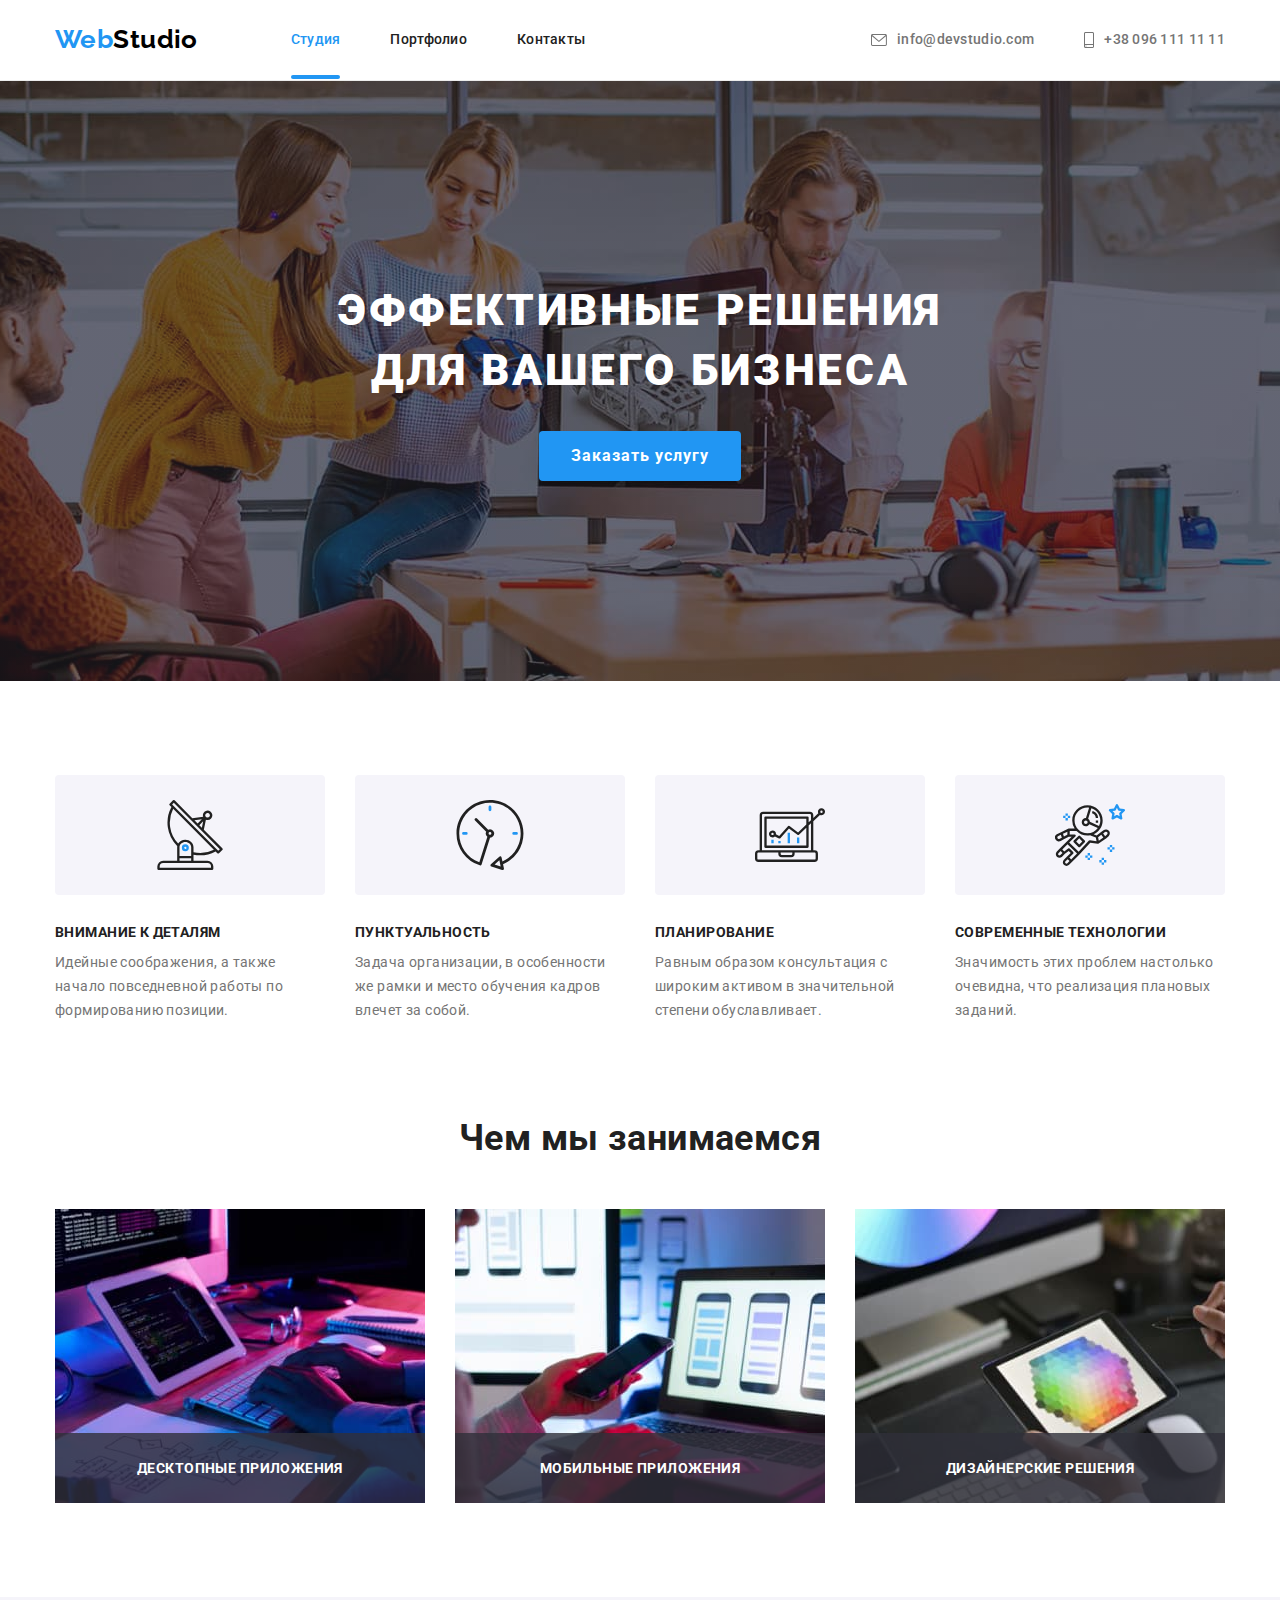
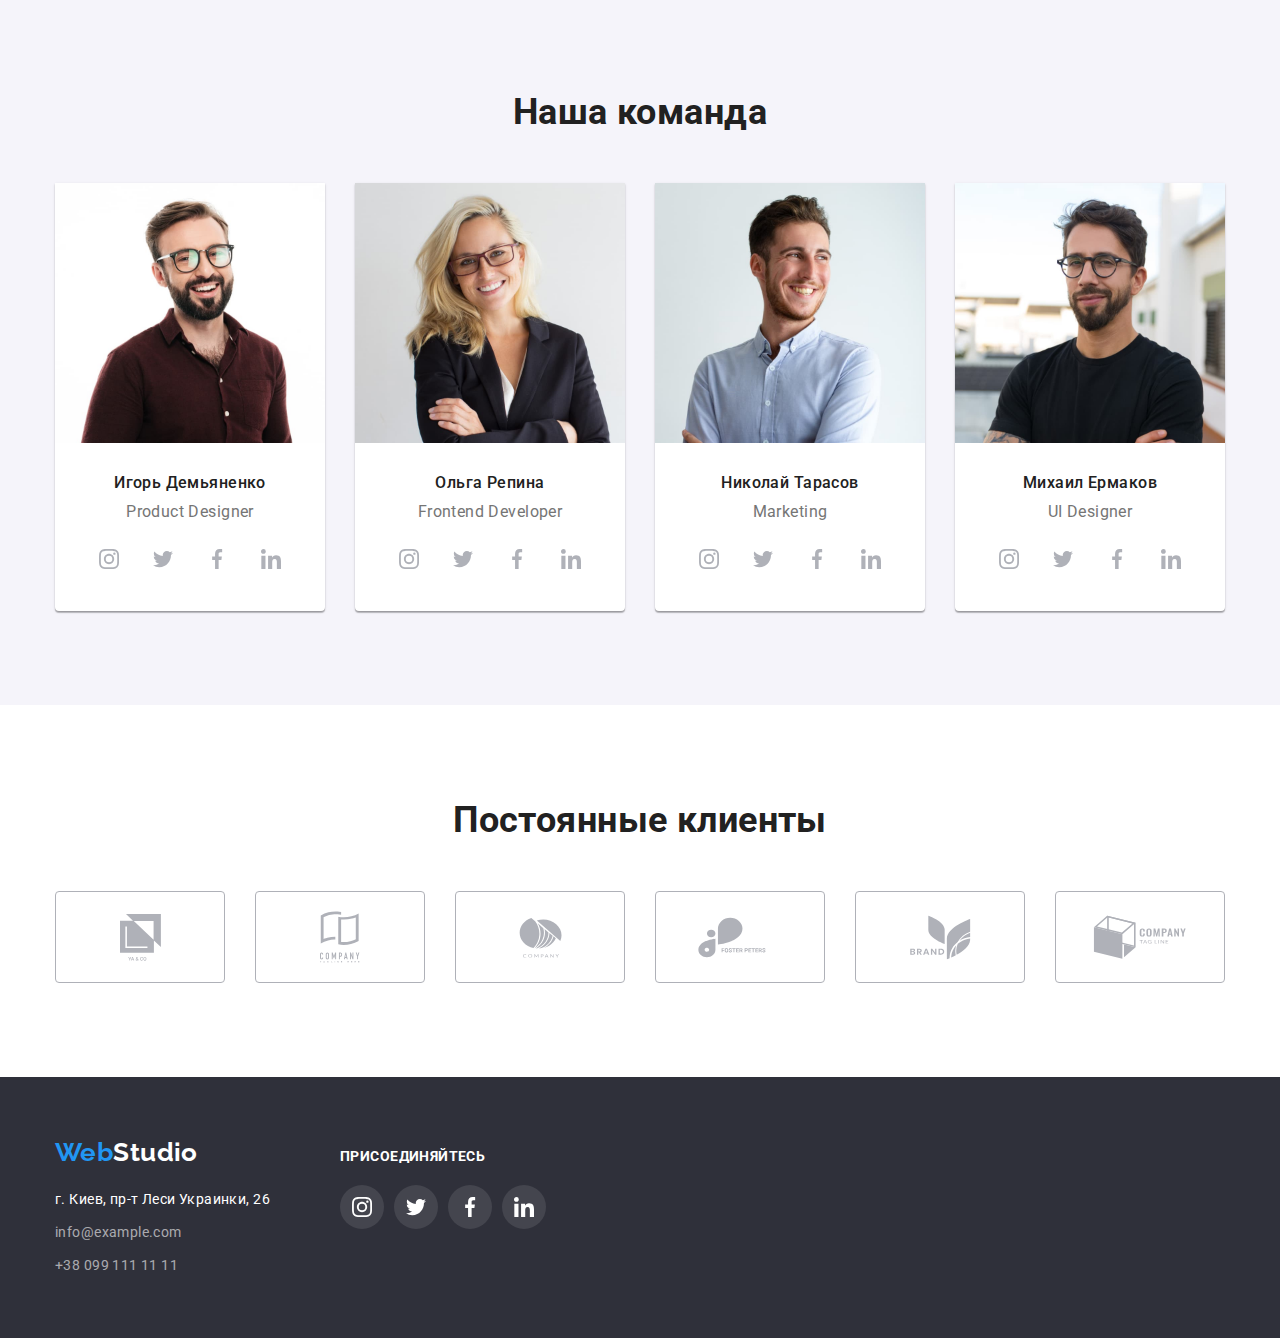
<file: index.html>
<!DOCTYPE html>
<html lang="ru">
<head>
    <meta charset="UTF-8">
    <meta http-equiv="X-UA-Compatible" content="IE=edge">
    <meta name="viewport" content="width=device-width, initial-scale=1.0">
    <title>Студия</title>
    <link rel="preconnect" href="https://fonts.googleapis.com">
    <link rel="preconnect" href="https://fonts.gstatic.com" crossorigin>
    <link href="https://fonts.googleapis.com/css2?family=Raleway:wght@700&family=Roboto:wght@400;500;700;900&display=swap"
        rel="stylesheet">
    <link rel="stylesheet" href="https://cdnjs.cloudflare.com/ajax/libs/modern-normalize/1.1.0/modern-normalize.min.css">
    <link rel="stylesheet" href="./css/styles.css"/>
</head>
<body>
    <header>
        <div class="container header">
            <nav class="nav"><a href="./index.html" class="logo logo-black"><span class="accent">Web</span>Studio</a>            
                <ul class="nav-list">
                    <li><a href="./index.html" class="nav-link current">Студия</a> </li>
                    <li><a href="./portfolio.html" class="nav-link">Портфолио</a> </li>
                    <li><a href="#" class="nav-link">Контакты</a> </li>
                </ul>
            </nav>
            <ul class="contact">
                <li>
                    <a href="mailto:info@devstudio.com" class="contacts-link">
                        <svg class="envelope" width="16" height="12">
                            <use href="./img/symbol-defs.svg#envelope"></use>
                        </svg>
                        info@devstudio.com</a>
                </li>
                <li>
                    <a href="tel:+380961111111" class="contacts-link">
                        <svg class="smartphone" width="10" height="16">
                            <use href="./img/symbol-defs.svg#smartphone"></use>
                        </svg>
                        +38 096 111 11 11</a>
                </li>
            </ul>  
        </div>
    </header>
    <main>
        <!-- Секція Hero -->
        <section class="hero overlay">
            <div class="container">
                <h1 class="main-title">Эффективные решения для вашего бизнеса</h1>
                <button type="button" class="main-button" data-modal-open>
                    Заказать услугу
                </button>                
            </div>           
        </section>
        <!-- Наші особливості -->
        <section class="features section">
            <div class="container">
                <h2 class="visually-hidden">Наши особенности</h2>
                <ul class="feature-list">
                    <li>
                        <div class="feature-box">
                            <svg class="antenna" width="70" height="70">
                                <use href="./img/symbol-defs.svg#antenna"></use>
                            </svg>
                        </div>
                        <h3 class="feature-title">Внимание к деталям</h3>
                        <p class="feature-text">Идейные соображения, а также начало повседневной работы по формированию позиции.</p>
                    </li>
                    <li>
                        <div class="feature-box">
                            <svg class="clock" width="70" height="70">
                                <use href="./img/symbol-defs.svg#clock"></use>
                            </svg>
                        </div>
                        <h3 class="feature-title">Пунктуальность</h3>
                        <p class="feature-text">Задача организации, в особенности же рамки и место обучения кадров влечет за собой.</p>
                    </li>
                    <li>
                        <div class="feature-box">
                            <svg class="diagram" width="70" height="70">
                                <use href="./img/symbol-defs.svg#diagram"></use>
                            </svg>
                        </div>
                        <h3 class="feature-title">Планирование</h3>
                        <p class="feature-text">Равным образом консультация с широким активом в значительной степени обуславливает.</p>
                    </li>
                    <li>
                        <div class="feature-box">
                            <svg class="astronaut" width="70" height="70">
                                <use href="./img/symbol-defs.svg#astronaut"></use>
                            </svg>
                        </div>
                        <h3 class="feature-title">Современные технологии</h3>
                        <p class="feature-text">Значимость этих проблем настолько очевидна, что реализация плановых заданий.</p>
                    </li>
                </ul>
            </div>
        </section>
        <!-- чим ми займаємось -->
        <section class="section works">
            <div class="container">
                <h2 class="secondary-title">Чем мы занимаемся</h2>
                <ul class="works-list">
                    <li>
                        <img src="./img/box1.jpg" alt="Верстка сайтов" width="370" class="no-gap">
                        <p class="work-description">Десктопные приложения</p>
                    </li>
                    <li>
                        <img src="./img/box2.jpg" alt="Создание мобильных приложений" width="370" class="no-gap">
                        <p class="work-description">Мобильные приложения</p>
                    </li>
                    <li>
                        <img src="./img/box3.jpg" alt="Разработка дизайна" width="370" class="no-gap">
                        <p class="work-description">Дизайнерские решения</p>
                    </li>
                </ul>
            </div>
        </section>
        <!-- наша команда -->
        <section class="team section">
            <div class="container">
                <h2 class="secondary-title">Наша команда</h2>
                <ul class="team-list">
                    <li class="team-link">
                        <img src="./img/team1.jpg" alt="Игорь Демьяненко" width="270">
                        <h3 class="team-title">Игорь Демьяненко</h3>
                        <p class="team-text">Product Designer</p>

                        <ul>
                            <li class="team-social">
                                <a href="#">
                                    <svg class="instagram" width="20" height="20">
                                        <use href="./img/symbol-defs.svg#instagram"></use>
                                    </svg>
                                </a>
                            </li>
                            <li class="team-social">
                                <a href="#">
                                    <svg class="twitter" width="20" height="20">
                                        <use href="./img/symbol-defs.svg#twitter"></use>
                                    </svg>
                                </a>
                            </li>
                            <li class="team-social">
                                <a href="#">
                                    <svg class="facebook" width="20" height="20">
                                        <use href="./img/symbol-defs.svg#facebook"></use>
                                    </svg>
                                </a>
                            </li>
                            <li class="team-social">
                                <a href="#">
                                    <svg class="linkedin" width="20" height="20">
                                        <use href="./img/symbol-defs.svg#linkedin"></use>
                                    </svg>
                                </a>
                            </li>
                        </ul>
                    </li>
                    <li class="team-link">
                        <img src="./img/team2.jpg" alt="Ольга Репина" width="270">
                        <h3 class="team-title">Ольга Репина</h3>
                        <p class="team-text">Frontend Developer</p>
                        <ul>
                            <li class="team-social">
                                <a href="#">
                                    <svg class="instagram" width="20" height="20">
                                        <use href="./img/symbol-defs.svg#instagram"></use>
                                    </svg>
                                </a>
                            </li>
                            <li class="team-social">
                                <a href="#">
                                    <svg class="twitter" width="20" height="20">
                                        <use href="./img/symbol-defs.svg#twitter"></use>
                                    </svg>
                                </a>
                            </li>
                            <li class="team-social">
                                <a href="#">
                                    <svg class="facebook" width="20" height="20">
                                        <use href="./img/symbol-defs.svg#facebook"></use>
                                    </svg>
                                </a>
                            </li>
                            <li class="team-social">
                                <a href="#">
                                    <svg class="linkedin" width="20" height="20">
                                        <use href="./img/symbol-defs.svg#linkedin"></use>
                                    </svg>
                                </a>
                            </li>
                        </ul>
                    </li>
                    <li class="team-link">
                        <img src="./img/team3.jpg" alt="Николай Тарасов" width="270">
                        <h3 class="team-title">Николай Тарасов</h3>
                        <p class="team-text">Marketing</p>
                        <ul>
                            <li class="team-social">
                                <a href="#">
                                    <svg class="instagram" width="20" height="20">
                                        <use href="./img/symbol-defs.svg#instagram"></use>
                                    </svg>
                                </a>
                            </li>
                            <li class="team-social">
                                <a href="#">
                                    <svg class="twitter" width="20" height="20">
                                        <use href="./img/symbol-defs.svg#twitter"></use>
                                    </svg>
                                </a>
                            </li>
                            <li class="team-social">
                                <a href="#">
                                    <svg class="facebook" width="20" height="20">
                                        <use href="./img/symbol-defs.svg#facebook"></use>
                                    </svg>
                                </a>
                            </li>
                            <li class="team-social">
                                <a href="#">
                                    <svg class="linkedin" width="20" height="20">
                                        <use href="./img/symbol-defs.svg#linkedin"></use>
                                    </svg>
                                </a>
                            </li>
                        </ul>
                    </li>
                    <li class="team-link">
                        <img src="./img/team4.jpg" alt="Михаил Ермаков" width="270">
                        <h3 class="team-title">Михаил Ермаков</h3>
                        <p class="team-text">UI Designer</p>
                        <ul>
                            <li class="team-social">
                                <a href="#">
                                    <svg class="instagram" width="20" height="20">
                                        <use href="./img/symbol-defs.svg#instagram"></use>
                                    </svg>
                                </a>
                            </li>
                            <li class="team-social">
                                <a href="#">
                                    <svg class="twitter" width="20" height="20">
                                        <use href="./img/symbol-defs.svg#twitter"></use>
                                    </svg>
                                </a>
                            </li>
                            <li class="team-social">
                                <a href="#">
                                    <svg class="facebook" width="20" height="20">
                                        <use href="./img/symbol-defs.svg#facebook"></use>
                                    </svg>
                                </a>
                            </li>
                            <li class="team-social">
                                <a href="#">
                                    <svg class="linkedin" width="20" height="20">
                                        <use href="./img/symbol-defs.svg#linkedin"></use>
                                    </svg>
                                </a>
                            </li>
                        </ul>
                    </li>
                </ul>
            </div>
        </section>

        <!-- постійні клієнти -->
        <section class="section">
            <div class="container">
                <h2 class="secondary-title">Постоянные клиенты</h2>
                <ul class="clients-list">
                    <li class="clients-item">
                        <a href="#">
                            <svg class="client1" width="41" height="47">
                                <use href="./img/symbol-defs.svg#client1"></use>
                            </svg>
                        </a>
                    </li>
                    <li class="clients-item">
                        <a href="#">
                            <svg class="client2" width="40" height="52">
                                <use href="./img/symbol-defs.svg#client2"></use>
                            </svg>
                        </a>
                    </li>
                    <li class="clients-item">
                        <a href="#">
                            <svg class="client3" width="43" height="41">
                                <use href="./img/symbol-defs.svg#client3"></use>
                            </svg>
                        </a>
                    </li>
                    <li class="clients-item">
                        <a href="#">
                            <svg class="client4" width="84" height="41">
                                <use href="./img/symbol-defs.svg#client4"></use>
                            </svg>
                        </a>
                    </li>
                    <li class="clients-item">
                        <a href="#">
                            <svg class="client5" width="63" height="45">
                                <use href="./img/symbol-defs.svg#client5"></use>
                            </svg>
                        </a>
                    </li>
                    <li class="clients-item">
                        <a href="#">
                            <svg class="client6" width="94" height="44">
                                <use href="./img/symbol-defs.svg#client6"></use>
                            </svg>
                        </a>
                    </li>
                </ul>                
            </div>
        </section>
    </main>
    <footer>
        <div class="container footer-box">
            <div class="footer-contacts">
                <a href="./index.html" class="logo logo-white"><span class="accent">Web</span>Studio</a>
                <address class="address">
                    <ul>
                        <li>г. Киев, пр-т Леси Украинки, 26</li>
                        <li><a href="mailto:info@example.com" class="address-link">info@example.com</a></li>
                        <li><a href="tel:+380991111111" class="address-link">+38 099 111 11 11</a></li>
                    </ul>
                </address>
            </div>
            <div class="footer-stbox">
                <strong>присоединяйтесь</strong>
                <ul class="footer-list">
                    <li class="footer-social">
                        <a href="#">
                            <svg class="instagram" width="20" height="20">
                                <use href="./img/symbol-defs.svg#instagram"></use>
                            </svg>
                        </a>
                    </li>
                    <li class="footer-social">
                        <a href="#">
                            <svg class="twitter" width="20" height="20">
                                <use href="./img/symbol-defs.svg#twitter"></use>
                            </svg>
                        </a>
                    </li>
                    <li class="footer-social">
                        <a href="#">
                            <svg class="facebook" width="20" height="20">
                                <use href="./img/symbol-defs.svg#facebook"></use>
                            </svg>
                        </a>
                    </li>
                    <li class="footer-social">
                        <a href="#">
                            <svg class="linkedin" width="20" height="20">
                                <use href="./img/symbol-defs.svg#linkedin"></use>
                            </svg>
                        </a>
                    </li>
                </ul>
            </div>  
        </div>
    </footer>    


    <div  class="backdrop is-hidden" data-modal>
        <div class="modal">
            <button type="button" class="modal-button" data-modal-close>                
                <svg class="close" width="11" height="11">
                    <use href="./img/symbol-defs.svg#close"></use>
                </svg>                
            </button>
        </div>
    </div>

    <script src="./js/modal.js"></script>
</body>
</html>
</file>
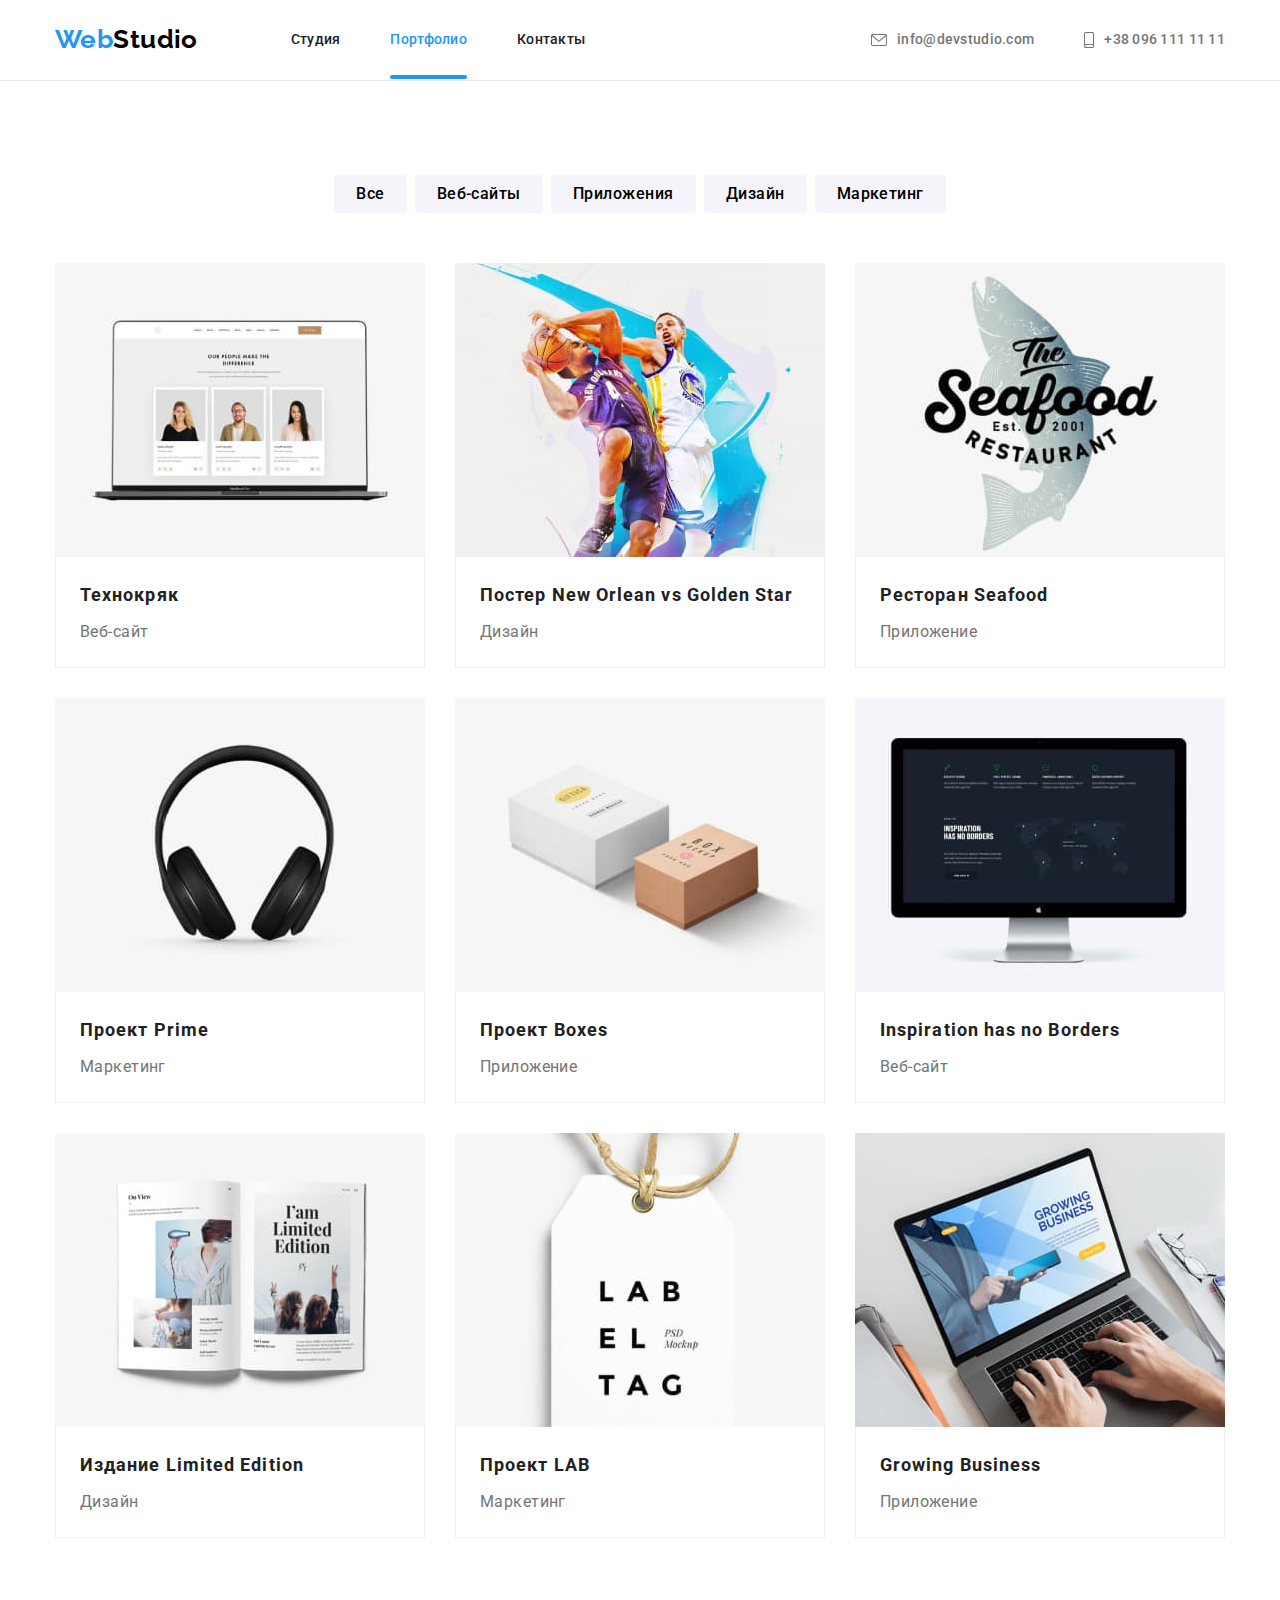
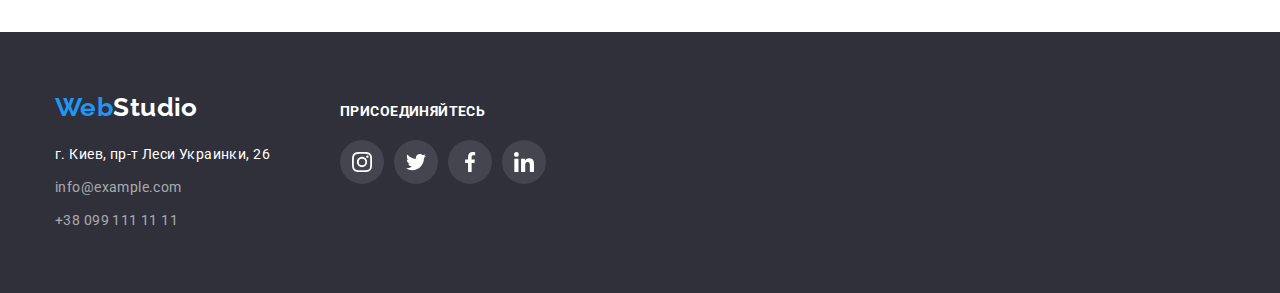
<file: portfolio.html>
<!DOCTYPE html>
<html lang="ru">

<head>
    <meta charset="UTF-8">
    <meta http-equiv="X-UA-Compatible" content="IE=edge">
    <meta name="viewport" content="width=device-width, initial-scale=1.0">
    <title>Студия-Портфолио</title>
    <link rel="preconnect" href="https://fonts.googleapis.com">
    <link rel="preconnect" href="https://fonts.gstatic.com" crossorigin>
    <link href="https://fonts.googleapis.com/css2?family=Raleway:wght@700&family=Roboto:wght@400;500;700;900&display=swap"
        rel="stylesheet">
    <link rel="stylesheet" href="https://cdnjs.cloudflare.com/ajax/libs/modern-normalize/1.1.0/modern-normalize.min.css">
    <link rel="stylesheet" href="./css/styles.css"/>
</head>

<body>
    <header>
        <div class="container header">
            <nav class="nav"><a href="./index.html" class="logo logo-black"><span class="accent">Web</span>Studio</a>            
                <ul class="nav-list">
                    <li><a href="./index.html" class="nav-link">Студия</a> </li>
                    <li><a href="./portfolio.html" class="nav-link current">Портфолио</a> </li>
                    <li><a href="#" class="nav-link">Контакты</a> </li>
                </ul>
            </nav>
            <ul class="contact">
                <li>
                    <a href="mailto:info@devstudio.com" class="contacts-link">
                        <svg class="envelope" width="16" height="12">
                            <use href="./img/symbol-defs.svg#envelope"></use>
                        </svg>
                        info@devstudio.com</a>
                </li>
                <li>
                    <a href="tel:+380961111111" class="contacts-link">
                        <svg class="smartphone" width="10" height="16">
                            <use href="./img/symbol-defs.svg#smartphone"></use>
                        </svg>
                        +38 096 111 11 11</a>
                </li>
            </ul>  
        </div>
    </header>
    <main>
        <section class="section">
            <div class="container">
                <h1 class="visually-hidden">Наши проекты</h1>
                <!-- Фільтр -->
                <ul class="filter">
                    <li><button type="button" class="button-filter">Все</button></li>
                    <li><button type="button" class="button-filter">Веб-сайты</button></li>
                    <li><button type="button" class="button-filter">Приложения</button></li>
                    <li><button type="button" class="button-filter">Дизайн</button></li>
                    <li><button type="button" class="button-filter">Маркетинг</button></li>
                </ul>                
                <!-- Елементи фільтру -->
                <ul class="project-items">
                    <li>
                        <a href="#" class="project-link">
                            <div class="project-img">
                                <img src="./img/2-1.jpg" alt="Веб-сайт Технокряк" width="370">
                                <p class="project-overlay">
                                    Ресурс предлагает комплексные предложения с разным уровнем функционала и сервисов. Все это позволит посетителю получить исчерпывающие сведения о компании или частном лице.
                                </p>
                            </div>
                            <div class="project-link-container">
                                <h2 class="project-title">Технокряк</h2>
                                <p class="project-text">Веб-сайт</p>
                            </div>
                        </a>
                    </li>
                    <li>
                        <a href="#" class="project-link">
                            <div class="project-img">
                                <img src="./img/2-2.jpg" alt="Постер с баскетболистами" width="370">
                                <p class="project-overlay">
                                    Ресурс предлагает комплексные предложения с разным уровнем функционала и сервисов. Все это позволит посетителю получить исчерпывающие сведения о компании или частном лице.
                                </p>
                            </div>                            
                            <div class="project-link-container">
                                <h2 class="project-title">Постер New Orlean vs Golden Star</h2>
                                <p class="project-text">Дизайн</p>
                            </div>
                        </a>
                    </li>
                    <li>
                        <a href="#" class="project-link">
                            <div class="project-img">
                                <img src="./img/2-3.jpg" alt="Эмблема ресторана Seafood" width="370">
                                <p class="project-overlay">
                                    Ресурс предлагает комплексные предложения с разным уровнем функционала и сервисов. Все это позволит посетителю получить исчерпывающие сведения о компании или частном лице.
                                </p>
                            </div>                            
                            <div class="project-link-container">
                                <h2 class="project-title">Ресторан Seafood</h2>
                                <p class="project-text">Приложение</p>
                            </div>
                        </a>
                    </li>
                    <li>
                        <a href="#" class="project-link">
                            <div class="project-img">
                                <img src="./img/2-4.jpg" alt="Наушники" width="370">
                                <p class="project-overlay">
                                    Ресурс предлагает комплексные предложения с разным уровнем функционала и сервисов. Все это позволит посетителю получить исчерпывающие сведения о компании или частном лице.
                                </p>
                            </div>                            
                            <div class="project-link-container">
                                <h2 class="project-title">Проект Prime</h2>
                                <p class="project-text">Маркетинг</p>
                            </div>
                        </a>
                    </li>
                    <li>
                        <a href="#" class="project-link">
                            <div class="project-img">
                                <img src="./img/2-5.jpg" alt="Две коробки" width="370">
                                <p class="project-overlay">
                                    Ресурс предлагает комплексные предложения с разным уровнем функционала и сервисов. Все это позволит посетителю получить исчерпывающие сведения о компании или частном лице.
                                </p>
                            </div>                           
                            <div class="project-link-container">
                                <h2 class="project-title">Проект Boxes</h2>
                                <p class="project-text">Приложение</p>
                            </div>
                        </a>
                    </li>
                    <li>
                        <a href="#" class="project-link">
                            <div class="project-img">
                                <img src="./img/2-6.jpg" alt="Монитор" width="370">
                                <p class="project-overlay">
                                    Ресурс предлагает комплексные предложения с разным уровнем функционала и сервисов. Все это позволит посетителю получить исчерпывающие сведения о компании или частном лице.
                                </p>
                            </div>
                            
                            <div class="project-link-container">
                                <h2 class="project-title">Inspiration has no Borders</h2>
                                <p class="project-text">Веб-сайт</p>
                            </div>
                        </a>
                    </li>
                    <li>
                        <a href="#" class="project-link">
                            <div class="project-img">
                                <img src="./img/2-7.jpg" alt="Журнал" width="370">
                                <p class="project-overlay">
                                    Ресурс предлагает комплексные предложения с разным уровнем функционала и сервисов. Все это позволит посетителю получить исчерпывающие сведения о компании или частном лице.
                                </p>
                            </div>                            
                            <div class="project-link-container">
                                <h2 class="project-title">Издание Limited Edition</h2>
                                <p class="project-text">Дизайн</p>
                            </div>
                        </a>
                    </li>
                    <li>
                        <a href="#" class="project-link">
                            <div class="project-img">
                                <img src="./img/2-8.jpg" alt="Этикетка" width="370">
                                <p class="project-overlay">
                                    Ресурс предлагает комплексные предложения с разным уровнем функционала и сервисов. Все это позволит посетителю получить исчерпывающие сведения о компании или частном лице.
                                </p>
                            </div>                            
                            <div class="project-link-container">
                                <h2 class="project-title">Проект LAB</h2>
                                <p class="project-text">Маркетинг</p>
                            </div>
                        </a>
                    </li>
                    <li>
                        <a href="#" class="project-link">
                            <div class="project-img">
                                <img src="./img/2-9.jpg" alt="Ноутбук" width="370">
                                <p class="project-overlay">
                                    Ресурс предлагает комплексные предложения с разным уровнем функционала и сервисов. Все это позволит посетителю получить исчерпывающие сведения о компании или частном лице.
                                </p>
                            </div>                            
                            <div class="project-link-container">
                                <h2 class="project-title">Growing Business</h2>
                                <p class="project-text">Приложение</p>
                            </div>
                        </a>
                    </li>
                </ul>
            </div>
        </section>        
    </main>    
    <footer>
        <div class="container footer-box">
            <div class="footer-contacts">
                <a href="./index.html" class="logo logo-white"><span class="accent">Web</span>Studio</a>
                <address class="address">
                    <ul>
                        <li>г. Киев, пр-т Леси Украинки, 26</li>
                        <li><a href="mailto:info@example.com" class="address-link">info@example.com</a></li>
                        <li><a href="tel:+380991111111" class="address-link">+38 099 111 11 11</a></li>
                    </ul>
                </address>
            </div>
            <div class="footer-stbox">
                <strong>присоединяйтесь</strong>
                <ul class="footer-list">
                    <li class="footer-social">
                        <a href="#">
                            <svg class="instagram" width="20" height="20">
                                <use href="./img/symbol-defs.svg#instagram"></use>
                            </svg>
                        </a>
                    </li>
                    <li class="footer-social">
                        <a href="#">
                            <svg class="twitter" width="20" height="20">
                                <use href="./img/symbol-defs.svg#twitter"></use>
                            </svg>
                        </a>
                    </li>
                    <li class="footer-social">
                        <a href="#">
                            <svg class="facebook" width="20" height="20">
                                <use href="./img/symbol-defs.svg#facebook"></use>
                            </svg>
                        </a>
                    </li>
                    <li class="footer-social">
                        <a href="#">
                            <svg class="linkedin" width="20" height="20">
                                <use href="./img/symbol-defs.svg#linkedin"></use>
                            </svg>
                        </a>
                    </li>
                </ul>
            </div>  
        </div>
    </footer>  
</body>

</html>
</file>
<file: css/styles.css>
.visually-hidden {
  position: absolute;
  width: 1px;
  height: 1px;
  margin: -1px;
  border: 0;
  padding: 0;
  
  white-space: nowrap;
  clip-path: inset(100%);
  clip: rect(0 0 0 0);
  overflow: hidden;
}

:root {
  --primary-text-color: #212121;
  --secondary-text-color: #757575;
  --primary-white-color: #FFFFFF;
  --accent-colour: #2196F3;
  --footer-gray: rgba(255, 255, 255, 0.6);
  --main-background: #FFFFFF;
  --secondary-background: #2F303A;
  --alternative-background: #F5F4FA;
  --logo-black: #000000;
}

/* font-family: 'Raleway',
sans-serif;

font-family: 'Roboto',
sans-serif; */

ul {
  list-style: none;
  margin: 0;
  padding-left: 0;
}
h1, h2, h3, h4, h5, p {
  margin: 0;
}

a {
  text-decoration: none;
}

img {
	display: block;
	max-width: 100%;
	height: auto;
}


body {
  font-family: 'Roboto', sans-serif;
  letter-spacing: 0.03em;
  font-size: 14px;
  /* font-style: normal; */
  /* font-weight: 400; */
  color: var(--primary-text-color);
  background-color: var(--main-background);  
}

.container {
  width: 1200px;
  padding-left: 15px;
  padding-right: 15px;
  margin-left: auto;
  margin-right: auto;
}
.section {
  padding-top: 94px;
  padding-bottom: 94px;
}

/* Header-styles */

.header {
  display: flex;
  align-items: center;
}

.nav{display: flex;}

.nav-list {
  display: flex;
  align-items: center;
}
.nav-list> li:not(:last-child) {
  margin-right: 50px;
}

.contact>li:not(:last-child) {
  margin-right: 50px;
}

.contact {
  display: flex;
  margin-left: auto;
}

.nav .logo {
  padding-top: 24px;
  padding-bottom: 25px;
  margin-right: 93px;
}

header {
  border-bottom: 1px solid #ECECEC;
}

.logo {
  font-family: 'Raleway',
  sans-serif;
  font-weight: 700;
  font-size: 26px;
  line-height: 1.19;
}
.logo-black {
  color: var(--logo-black);
}
.logo-white {
  color: var(--primary-white-color)
}
.logo .accent {
  color: var(--accent-colour);
}

.nav-link {
  font-weight: 500;
  line-height: 1.14;
  letter-spacing: 0.02em;
  
  color: var(--primary-text-color);

  padding-top: 32px;
  padding-bottom: 32px;
  position: relative;

  transition: color 250ms cubic-bezier(0.4, 0, 0.2, 1);
}


.current::after {

  content: "";

  width: 100%;
  height: 4px;
  border-radius: 2px;
  background-color: var(--accent-colour);
  left: 0;
  bottom: 0;

  position: absolute;
  display: inline-block;
}

.nav-link.current {
  color: var(--accent-colour);
}

.nav-link:hover,
.nav-link:focus,
.contacts-link:hover,
.contacts-link:focus
{
  color: var(--accent-colour);
}

.contacts-link {
  font-weight: 500;
  line-height: 1.14;
  letter-spacing: 0.02em;

  color: var(--secondary-text-color);
  transition: color 250ms cubic-bezier(0.4, 0, 0.2, 1);
}

.contacts-link {
  display: flex;
  align-items: center
}

.envelope,
.smartphone {
  margin-right: 10px;
  fill: currentColor;

  transition: color 250ms cubic-bezier(0.4, 0, 0.2, 1);
}
.envelope:hover
.smartphone:hover {
  fill: var(--accent-colour);
}

/* .contacts-link::before {
  content: "";
  background-image: url(../img/envelope.svg);
  background-size: contain;
  width: 16px;
  height: 12px;
  display: inline-block;
  margin-right: 20px;
} */

/* HERO */

.hero {
  text-align: center;
  padding: 200px 0;
  background-color: var(--secondary-background);
}
.overlay {
  height: 600px;
  max-width: 1600px;
  margin-left: auto;
  margin-right: auto;

  background-size: cover;
  background-repeat: no-repeat;
  background-position: center;

  background-image: linear-gradient(to right, rgba(47, 48, 58, 0.4),
  rgba(47, 48, 58, 0.4)  
  ), url(../img/Img-bg.jpg)

}

.main-title {
  width: 700px;
  margin-left: auto;
  margin-right: auto;
  margin-bottom: 30px;

  font-weight: 900;
  font-size: 44px;
  line-height: 1.36;
  text-align: center;
  letter-spacing: 0.06em;
  text-transform: uppercase;

  color: var(--primary-white-color);
}
.main-button {
  font-weight: 700;
  font-size: 16px;
  line-height: 1.88;
  text-align: center;
  letter-spacing: 0.06em;

  border: 0;
  border-radius: 4px;
  padding: 10px 32px;
  display: inline-block;
  
  color: var(--primary-white-color);
  background-color: var(--accent-colour);
  box-shadow: 0px 4px 4px rgba(0, 0, 0, 0.15);

  cursor: pointer;
  font-family: inherit;
  font-style: inherit;

  transition: background-color 250ms cubic-bezier(0.4, 0, 0.2, 1);
}
.main-button:hover {
  background-color: #188CE8;
}

/* Наші особливості */

.feature-list {
  display: flex;
}

.feature-list> li:not(:last-child) {
  margin-right: 30px;
}
.feature-list> li {width: 270px;}

.feature-title {
  font-size: 14px;
  line-height: 1.14;
  text-transform: uppercase;

  margin-bottom: 10px;
}

.feature-text {
  line-height: 1.71;

  color: var(--secondary-text-color);
}

.feature-box {
  width: 270px;
  height: 120px;
  background-color: var(--alternative-background);
  border-radius: 4px;

  display: flex;
  justify-content: center;
  align-items: center;
  margin-bottom: 30px;
}


.secondary-title {
  font-size: 36px;
  line-height: 1.17;
  text-align: center;
  margin-bottom: 50px;
}

.works {
  padding-top: 0;
}
.works-list {
  display: flex;
  justify-content: space-between;
}

.no-gap {
  display: block;
}

.works-list li {
  position: relative;
}

.work-description {
  position: absolute;
  left: 0;
  bottom: 0;

  display: flex;
  justify-content: center;
  align-items: center;
  width: 100%;
  height: 70px;

  color: var(--primary-white-color);
  background-color: rgba(47, 48, 58, 0.8);
  text-transform: uppercase;
  font-weight: 700;
}

/* наша команда */

.team {
  font-size: 16px;
  line-height: 1.19;

  background-color: var(--alternative-background);
}

.team-list {
  display: flex;
  justify-content: space-between;
}

.team-link {
  background-color: var(--main-background);
  text-align: center;

  box-shadow: 0px 1px 3px rgba(0, 0, 0, 0.12), 0px 1px 1px rgba(0, 0, 0, 0.14), 0px 2px 1px rgba(0, 0, 0, 0.2);
    border-radius: 0px 0px 4px 4px;
}

.team-link> img {
  margin-bottom: 30px;
}

.team-title {
  font-weight: 500;
  margin-bottom: 10px;
  font-size: 16px;
}

.team-text {
  color: var(--secondary-text-color);
  margin-bottom: 16px;
}

.team-link > ul {
  display: flex;
  margin-right: 32px;
  margin-left: 32px;
  margin-bottom: 30px;

}

.team-social {
  width: 44px;
  height: 44px;


}
.team-social:not(:last-child) {
  margin-right: 10px;
}

.team-social a {
  display: flex;
  align-items: center;
  justify-content: center;

  fill: #AFB1B8;

  width: 100%;
  height: 100%;
  border-radius: 50%;

  transition: background-color 250ms cubic-bezier(0.4, 0, 0.2, 1), fill 250ms cubic-bezier(0.4, 0, 0.2, 1); 
}

.team-social a:hover,
.team-social a:focus {
  fill: var(--main-background);
  background-color: var(--accent-colour);
}

/* постійні клієнти */

.clients-list {
  fill: #AFB1B8;
  display: flex;
  justify-content: space-between;
}

.clients-item {
  width: 170px;
  height: 92px;
}
.clients-item > a {
  width: 100%;
  height: 100%;

  border: 1px solid #AFB1B8;
  border-radius: 4px;

  display: flex;
  justify-content: center;
  align-items: center;  

  transition: border 250ms cubic-bezier(0.4, 0, 0.2, 1), fill 250ms cubic-bezier(0.4, 0, 0.2, 1);
}

.clients-item > a:hover,
.clients-item > a:focus {
  fill: var(--accent-colour);
  border: 1px solid var(--accent-colour);
}


/* footer */
footer {
  background-color: var(--secondary-background);
  padding: 60px 0;
}

.footer-box {
  display: flex;
  align-items: baseline;
}
.footer-contacts {
  margin-right: 70px;
}

.address {
  line-height: 1.71;
  font-style: normal;
  margin-top: 20px;

  color: var(--primary-white-color);
}
.address > ul {
  display: inline-block;
}

.address-link {
  color: var(--footer-gray);
  margin-top: 9px;
  display: inline-block;

  transition: color 250ms cubic-bezier(0.4, 0, 0.2, 1);
}
.address-link:hover,
.address-link:focus {
  color: var(--accent-colour);
}

.footer-stbox strong {
  line-height: 1.14;
  text-transform: uppercase;
  color: var(--primary-white-color);
}

.footer-list{
  display: flex;
  margin-top: 20px;
}

.footer-social {
  width: 44px;
  height: 44px;
  fill: var(--primary-white-color);
}

.footer-social:not(:last-child) {
  margin-right: 10px;
}

.footer-social a {
  display: flex;
  align-items: center;
  justify-content: center;

  width: 100%;
  height: 100%;
  border-radius: 50%;

  background-color: rgba(255, 255, 255, 0.1);

  transition: background-color 250ms cubic-bezier(0.4, 0, 0.2, 1);
}

.footer-social a:hover,
.footer-social a:focus {
  background-color: var(--accent-colour);
}

/* .team-link > ul {
  display: flex;
  margin-right: 32px;
  margin-left: 32px;
  margin-bottom: 30px;
}

.team-social:not(:last-child) {
  margin-right: 10px;
}



/* Модальне вікно */

.backdrop {
  position: fixed;
  top: 0;
  left: 0;
  width: 100%;
  height: 100%;
  /* width: 100vw;
  height: 100vw; */
  background-color: rgba(0, 0, 0, 0.2);

  opacity: 1;  
  transition: opacity 250ms linear;
  }

.backdrop.is-hidden {
  opacity: 0;
  pointer-events: none;
  visibility: visible;
  /* visibility: hidden; */
}

.backdrop.is-hidden .modal {
  transform: translate(-50%, -50%) scale(0.5);

}

.modal {
  position: absolute;
  top: 50%;
  left: 50%;
  display: flex;
  justify-content: flex-end;

  width: 528px;
  height: 581px;
  padding: 8px;

  background-color: #FFFFFF;
  box-shadow: 0px 1px 3px rgba(0, 0, 0, 0.12), 0px 1px 1px rgba(0, 0, 0, 0.14), 0px 2px 1px rgba(0, 0, 0, 0.2);
  border-radius: 4px; 

  transform: translate(-50%, -50%) scale(1);

  transition: transform 250ms cubic-bezier(.23,.79,.83,.67);
}


.modal-button {
  display: flex;
  justify-content:center;
  align-items: center;

  cursor: pointer;
  padding: 0;
  width: 30px;
  height: 30px;

  border: 1px solid rgba(0, 0, 0, 0.1);
  border-radius: 50%;

  background-color: var(--main-background)
}

.close {
  fill: var(--logo-black)
}


/* portfolio */
/* Фільтр */

.filter {
  display: flex;
  justify-content: center;
  margin-bottom: 50px;
}

.filter> li:not(:last-child) {
  margin-right: 8px;
}

.button-filter {
  font-weight: 500;
  font-size: 16px;
  line-height: 1.62;
  text-align: center;
  letter-spacing: 0.03em;

  background: var(--alternative-background);
  border: 0;
  border-radius: 4px;
  padding: 6px 22px;
  display: inline-block;

  cursor: pointer;
  font-family: inherit;
  font-style: inherit;

  transition: box-shadow 250ms cubic-bezier(0.4, 0, 0.2, 1), background-color 250ms cubic-bezier(0.4, 0, 0.2, 1), color 250ms cubic-bezier(0.4, 0, 0.2, 1);
}
.button-filter:hover,
.button-filter:focus {
  color: var(--main-background);
  background-color: var(--accent-colour);

  box-shadow: 0px 2px 2px 0px #0000001F;
  box-shadow: 0px 1px 2px 0px #00000014;
  box-shadow: 0px 3px 1px 0px #0000001A;
}
/* < !-- Елементи фільтру --> */

.project-items {
  display: flex;
  flex-wrap: wrap;
  /* justify-content: space-between; */
}

.project-items> li {
  margin-right: 30px;
  margin-bottom: 30px;
  width: calc((100% - 60px) / 3);
  /* gap: 30px; */
}

.project-link {
  display: block;
  transition: box-shadow 250ms cubic-bezier(0.4, 0, 0.2, 1);
}

.project-link:hover,
.project-link:focus {
  box-shadow: 0px 4px 4px 0px #00000040;
  ;
}

.project-items> li:nth-child(3n) {
  margin-right: 0px;
}
.project-items> li:nth-last-child(-n+3) {
  margin-bottom: 0px;
}

.project-link-container {
  border-left: 1px solid #EEEEEE;
  border-bottom: 1px solid #EEEEEE;
  border-right: 1px solid #EEEEEE;

  padding: 20px 24px;
}

.project-title {
  font-size: 18px;
  line-height: 2.00;
  letter-spacing: 0.06em;
  color: var(--primary-text-color);
}

.project-text {
  margin-top: 4px;

  font-size: 16px;
  line-height: 1.88;
  color: var(--secondary-text-color);
}

.project-img {
  position: relative;
  overflow: hidden;
}

.project-overlay {
  position: absolute;
  bottom: 0;
  left: 0;
  width: 100%;
  height: 100%;

  transform: translateY(100%);
  transition: transform 250ms cubic-bezier(0.4, 0, 0.2, 1);
  
  padding: 63px 24px;

  font-size: 18px;
  line-height: 1.56;
  color: var(--primary-white-color);
}

/* Текс і фон окремі при ховері */

/* .project-overlay {
  opacity: 0;
  transition: opacity 500ms cubic-bezier(0.4, 0, 0.2, 1);
}
.project-link:hover .project-overlay {
  opacity: 1;
} */

.project-link:hover .project-overlay {
  transform: translateY(0);
}

.project-img::before {
  content: '';
  position: absolute;

  transform: translateY(100%);
  transition: transform 250ms cubic-bezier(0.4, 0, 0.2, 1);

  bottom: 0;
  left: 0;
  width: 100%;
  height: 100%;

  background-color: rgba(33, 150, 243, 0.9);
}

.project-link:hover .project-img::before {
  transform: translateY(0);
}
</file>
